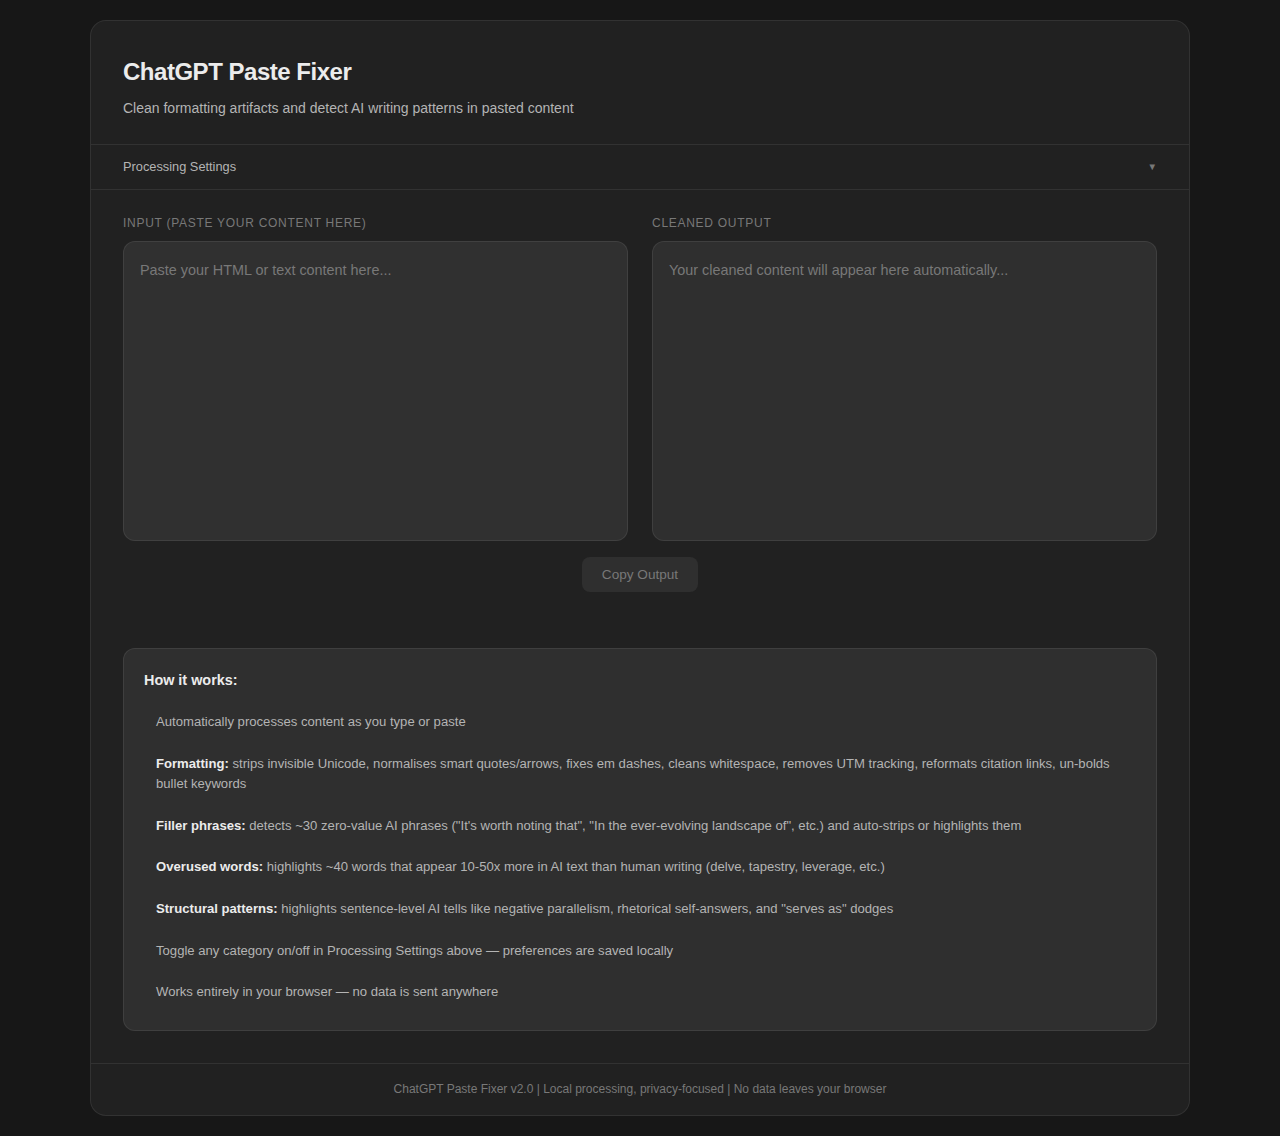
<file: chatgpt-paster.html>
<!DOCTYPE html>
<html lang="en">
<head>
    <meta charset="UTF-8">
    <meta name="viewport" content="width=device-width, initial-scale=1.0">
    <title>ChatGPT Paste Fixer</title>
    <style>
        :root {
            --bg-page: #171717;
            --bg-surface: #212121;
            --bg-elevated: #2f2f2f;
            --bg-input: #303030;
            --text-primary: #ececec;
            --text-secondary: #b4b4b4;
            --text-muted: #787878;
            --accent: #10a37f;
            --accent-hover: #1a7f64;
            --border: rgba(255,255,255,0.08);
            --border-focus: rgba(16,163,127,0.5);
            --radius: 12px;
            --radius-sm: 8px;
        }

        * { margin: 0; padding: 0; box-sizing: border-box; }

        body {
            font-family: "Söhne", -apple-system, BlinkMacSystemFont, "Segoe UI", "Roboto", "Helvetica Neue", sans-serif;
            line-height: 1.6;
            color: var(--text-primary);
            background: var(--bg-page);
            min-height: 100vh;
            padding: 20px;
        }

        .container {
            max-width: 1100px;
            margin: 0 auto;
            background: var(--bg-surface);
            border-radius: 16px;
            border: 1px solid var(--border);
            overflow: hidden;
        }

        .header {
            padding: 32px 32px 24px;
            border-bottom: 1px solid var(--border);
        }

        .header h1 {
            font-size: 1.5rem;
            font-weight: 600;
            letter-spacing: -0.02em;
            color: var(--text-primary);
            margin-bottom: 6px;
        }

        .header p {
            font-size: 0.875rem;
            color: var(--text-secondary);
        }

        /* Settings Panel */
        .settings-panel {
            margin: 0;
            border-bottom: 1px solid var(--border);
            background: var(--bg-surface);
        }

        .settings-panel summary {
            padding: 12px 32px;
            cursor: pointer;
            display: flex;
            align-items: center;
            justify-content: space-between;
            list-style: none;
            user-select: none;
            font-size: 0.8rem;
            font-weight: 500;
            color: var(--text-secondary);
            transition: color 0.15s;
        }

        .settings-panel summary:hover { color: var(--text-primary); }
        .settings-panel summary::-webkit-details-marker { display: none; }

        .settings-panel summary .chevron {
            transition: transform 0.2s ease;
            font-size: 0.6rem;
            color: var(--text-muted);
        }

        .settings-panel[open] summary .chevron { transform: rotate(180deg); }

        .settings-body { padding: 0 32px 20px; }

        .settings-columns {
            display: grid;
            grid-template-columns: 1fr 1fr;
            gap: 24px;
        }

        @media (max-width: 768px) {
            .settings-columns { grid-template-columns: 1fr; gap: 16px; }
            .header, .main-content { padding-left: 20px; padding-right: 20px; }
            .settings-body { padding-left: 20px; padding-right: 20px; }
            .settings-panel summary { padding-left: 20px; padding-right: 20px; }
        }

        .settings-group h4 {
            font-size: 0.7rem;
            font-weight: 600;
            text-transform: uppercase;
            letter-spacing: 0.08em;
            color: var(--text-muted);
            margin-bottom: 8px;
            padding-bottom: 6px;
            border-bottom: 1px solid var(--border);
        }

        .toggle-row {
            display: flex;
            align-items: center;
            justify-content: space-between;
            padding: 6px 8px;
            border-radius: var(--radius-sm);
            transition: background 0.12s;
        }

        .toggle-row:hover { background: rgba(255,255,255,0.04); }

        .toggle-label {
            font-size: 0.82rem;
            color: var(--text-secondary);
        }

        .toggle-controls {
            display: flex;
            align-items: center;
            gap: 8px;
        }

        .mode-select {
            font-size: 0.72rem;
            padding: 3px 8px;
            border-radius: 6px;
            border: 1px solid var(--border);
            background: var(--bg-elevated);
            color: var(--text-secondary);
            cursor: pointer;
            outline: none;
            font-family: inherit;
        }

        .mode-select:focus { border-color: var(--border-focus); }
        .mode-select option { background: var(--bg-elevated); color: var(--text-primary); }

        /* Toggle Switch */
        .switch {
            position: relative;
            display: inline-block;
            width: 36px;
            height: 20px;
            flex-shrink: 0;
        }

        .switch input { opacity: 0; width: 0; height: 0; position: absolute; }

        .slider {
            position: absolute;
            cursor: pointer;
            top: 0; left: 0; right: 0; bottom: 0;
            background: #4e4f60;
            border-radius: 20px;
            transition: background 0.2s;
        }

        .slider::before {
            content: '';
            position: absolute;
            height: 14px; width: 14px;
            left: 3px; bottom: 3px;
            background: #fff;
            border-radius: 50%;
            transition: transform 0.2s;
        }

        .switch input:checked + .slider { background: var(--accent); }
        .switch input:checked + .slider::before { transform: translateX(16px); }

        /* Main Content */
        .main-content { padding: 24px 32px 32px; }

        .content-grid {
            display: grid;
            grid-template-columns: 1fr 1fr;
            gap: 24px;
            margin-bottom: 16px;
        }

        @media (max-width: 768px) {
            .content-grid { grid-template-columns: 1fr; gap: 16px; }
        }

        .input-section, .output-section {
            display: flex;
            flex-direction: column;
        }

        .section-label {
            font-size: 0.75rem;
            font-weight: 500;
            margin-bottom: 8px;
            color: var(--text-muted);
            text-transform: uppercase;
            letter-spacing: 0.06em;
        }

        .content-area {
            width: 100%;
            min-height: 300px;
            max-height: 520px;
            padding: 16px;
            border: 1px solid var(--border);
            border-radius: var(--radius);
            font-family: inherit;
            font-size: 0.9rem;
            line-height: 1.7;
            overflow-y: auto;
            transition: border-color 0.15s;
            background: var(--bg-input);
            color: var(--text-primary);
        }

        .content-area:focus {
            outline: none;
            border-color: var(--border-focus);
        }

        .content-area[contenteditable="false"] {
            background: var(--bg-elevated);
        }

        .content-area.placeholder::before {
            content: attr(data-placeholder);
            color: var(--text-muted);
            font-style: normal;
        }

        .content-area p { margin: 0 0 12px 0; }
        .content-area p:last-child { margin-bottom: 0; }
        .content-area strong { font-weight: 600; }
        .content-area em { font-style: italic; }

        .content-area a {
            color: var(--accent);
            text-decoration: underline;
            text-underline-offset: 2px;
        }

        .content-area a:hover { color: var(--accent-hover); }

        .content-area ul, .content-area ol { margin: 12px 0; padding-left: 24px; }
        .content-area li { margin: 4px 0; }

        /* Highlight Marks */
        mark.mark-filler {
            background: rgba(251, 146, 60, 0.22);
            color: inherit;
            border-radius: 3px;
            padding: 1px 3px;
            border-bottom: 2px solid rgba(251, 146, 60, 0.6);
            cursor: help;
        }

        mark.mark-overused {
            background: rgba(250, 204, 21, 0.18);
            color: inherit;
            border-radius: 3px;
            padding: 1px 3px;
            border-bottom: 2px solid rgba(250, 204, 21, 0.5);
            cursor: help;
        }

        mark.mark-structural {
            background: rgba(251, 113, 133, 0.22);
            color: inherit;
            border-radius: 3px;
            padding: 1px 3px;
            border-bottom: 2px solid rgba(251, 113, 133, 0.55);
            cursor: help;
        }

        /* Stats Bar */
        .stats-bar {
            padding: 10px 14px;
            background: var(--bg-elevated);
            border: 1px solid var(--border);
            border-radius: var(--radius-sm);
            font-size: 0.78rem;
            color: var(--text-muted);
            margin-bottom: 16px;
            display: none;
            flex-wrap: wrap;
            gap: 4px 14px;
            align-items: center;
        }

        .stats-bar.visible { display: flex; }

        .stats-bar .stat-group { display: flex; align-items: center; gap: 6px; }
        .stats-bar .stat-group-label {
            font-weight: 600;
            color: var(--text-muted);
            text-transform: uppercase;
            font-size: 0.65rem;
            letter-spacing: 0.05em;
        }

        .stats-bar .stat { display: inline-flex; align-items: center; gap: 3px; }
        .stats-bar .stat-count { font-weight: 600; color: var(--accent); }
        .stats-bar .stat-sep { color: rgba(255,255,255,0.15); }
        .stats-bar .divider { width: 1px; height: 14px; background: rgba(255,255,255,0.1); }

        /* Buttons */
        .button-container { text-align: center; margin: 16px 0 24px; }

        .btn {
            background: var(--accent);
            color: #fff;
            border: none;
            padding: 10px 20px;
            font-size: 0.85rem;
            font-weight: 500;
            border-radius: var(--radius-sm);
            cursor: pointer;
            transition: background 0.15s;
            font-family: inherit;
        }

        .btn:hover { background: var(--accent-hover); }

        .btn:disabled {
            background: var(--bg-elevated);
            color: var(--text-muted);
            cursor: not-allowed;
        }

        .status-message {
            text-align: center;
            padding: 10px 14px;
            border-radius: var(--radius-sm);
            margin-top: 12px;
            font-size: 0.82rem;
            font-weight: 500;
            opacity: 0;
            transition: opacity 0.2s;
        }

        .status-message.show { opacity: 1; }

        .status-message.success {
            background: rgba(16, 163, 127, 0.15);
            color: #34d399;
        }

        .status-message.error {
            background: rgba(239, 68, 68, 0.15);
            color: #f87171;
        }

        /* Instructions */
        .instructions {
            background: var(--bg-elevated);
            padding: 20px;
            border-radius: var(--radius);
            margin-top: 8px;
            border: 1px solid var(--border);
        }

        .instructions h3 {
            color: var(--text-primary);
            margin-bottom: 12px;
            font-weight: 600;
            font-size: 0.9rem;
        }

        .instructions ul {
            list-style: none;
            padding-left: 0;
            display: grid;
            gap: 6px;
        }

        .instructions li {
            padding: 8px 12px;
            color: var(--text-secondary);
            font-size: 0.82rem;
            line-height: 1.5;
            border-radius: 6px;
        }

        .instructions li strong { color: var(--text-primary); }

        .footer {
            text-align: center;
            padding: 16px 32px;
            color: var(--text-muted);
            border-top: 1px solid var(--border);
            font-size: 0.75rem;
        }
    </style>
</head>
<body>
    <div class="container">
        <div class="header">
            <h1>ChatGPT Paste Fixer</h1>
            <p>Clean formatting artifacts and detect AI writing patterns in pasted content</p>
        </div>

        <details class="settings-panel" id="settingsPanel">
            <summary>
                <span>Processing Settings</span>
                <span class="chevron">&#9660;</span>
            </summary>
            <div class="settings-body">
                <div class="settings-columns">
                    <div class="settings-group">
                        <h4>Formatting Fixes</h4>
                        <div class="toggle-row">
                            <span class="toggle-label">Invisible Characters</span>
                            <label class="switch"><input type="checkbox" data-proc="invisibleChars" checked><span class="slider"></span></label>
                        </div>
                        <div class="toggle-row">
                            <span class="toggle-label">Unicode Normalisation</span>
                            <label class="switch"><input type="checkbox" data-proc="unicodeNorm" checked><span class="slider"></span></label>
                        </div>
                        <div class="toggle-row">
                            <span class="toggle-label">Em Dash Cleanup</span>
                            <label class="switch"><input type="checkbox" data-proc="emDash" checked><span class="slider"></span></label>
                        </div>
                        <div class="toggle-row">
                            <span class="toggle-label">Whitespace Normalisation</span>
                            <label class="switch"><input type="checkbox" data-proc="whitespace" checked><span class="slider"></span></label>
                        </div>
                        <div class="toggle-row">
                            <span class="toggle-label">URL &amp; Link Cleanup</span>
                            <label class="switch"><input type="checkbox" data-proc="urlCleanup" checked><span class="slider"></span></label>
                        </div>
                        <div class="toggle-row">
                            <span class="toggle-label">Bold-First Bullets</span>
                            <label class="switch"><input type="checkbox" data-proc="boldBullet" checked><span class="slider"></span></label>
                        </div>
                    </div>
                    <div class="settings-group">
                        <h4>AI Tell Detection</h4>
                        <div class="toggle-row">
                            <span class="toggle-label">Filler Phrases</span>
                            <div class="toggle-controls">
                                <select data-mode="fillerPhrasesMode" class="mode-select">
                                    <option value="strip">Auto-strip</option>
                                    <option value="highlight">Highlight</option>
                                </select>
                                <label class="switch"><input type="checkbox" data-proc="fillerPhrases" checked><span class="slider"></span></label>
                            </div>
                        </div>
                        <div class="toggle-row">
                            <span class="toggle-label">Overused Words</span>
                            <label class="switch"><input type="checkbox" data-proc="overusedWords"><span class="slider"></span></label>
                        </div>
                        <div class="toggle-row">
                            <span class="toggle-label">Structural Patterns</span>
                            <label class="switch"><input type="checkbox" data-proc="structuralPatterns"><span class="slider"></span></label>
                        </div>
                    </div>
                </div>
            </div>
        </details>

        <div class="main-content">
            <div class="content-grid">
                <div class="input-section">
                    <div class="section-label">Input (Paste your content here)</div>
                    <div
                        id="inputContent"
                        class="content-area"
                        contenteditable="true"
                        data-placeholder="Paste your HTML or text content here..."
                    ></div>
                </div>
                <div class="output-section">
                    <div class="section-label">Cleaned Output</div>
                    <div
                        id="outputContent"
                        class="content-area"
                        contenteditable="false"
                        data-placeholder="Your cleaned content will appear here automatically..."
                    ></div>
                </div>
            </div>

            <div class="stats-bar" id="statsBar"></div>

            <div class="button-container">
                <button id="copyBtn" class="btn" disabled>Copy Output</button>
                <div id="statusMessage" class="status-message"></div>
            </div>

            <div class="instructions">
                <h3>How it works:</h3>
                <ul>
                    <li>Automatically processes content as you type or paste</li>
                    <li><strong>Formatting:</strong> strips invisible Unicode, normalises smart quotes/arrows, fixes em dashes, cleans whitespace, removes UTM tracking, reformats citation links, un-bolds bullet keywords</li>
                    <li><strong>Filler phrases:</strong> detects ~30 zero-value AI phrases ("It's worth noting that", "In the ever-evolving landscape of", etc.) and auto-strips or highlights them</li>
                    <li><strong>Overused words:</strong> highlights ~40 words that appear 10-50x more in AI text than human writing (delve, tapestry, leverage, etc.)</li>
                    <li><strong>Structural patterns:</strong> highlights sentence-level AI tells like negative parallelism, rhetorical self-answers, and "serves as" dodges</li>
                    <li>Toggle any category on/off in Processing Settings above &mdash; preferences are saved locally</li>
                    <li>Works entirely in your browser &mdash; no data is sent anywhere</li>
                </ul>
            </div>
        </div>

        <div class="footer">
            <p>ChatGPT Paste Fixer v2.0 | Local processing, privacy-focused | No data leaves your browser</p>
        </div>
    </div>

    <script>
    // ================================================================
    // Utilities
    // ================================================================

    function getTextNodes(root) {
        const nodes = [];
        const walker = document.createTreeWalker(root, NodeFilter.SHOW_TEXT, null, false);
        let n;
        while (n = walker.nextNode()) nodes.push(n);
        return nodes;
    }

    function replaceInTextNodes(root, pattern, replacement) {
        let count = 0;
        for (const node of getTextNodes(root)) {
            const orig = node.textContent;
            const updated = orig.replace(pattern, (...args) => {
                count++;
                return typeof replacement === 'function' ? replacement(...args) : replacement;
            });
            if (updated !== orig) node.textContent = updated;
        }
        return count;
    }

    function highlightInTextNodes(root, pattern, className, title) {
        let count = 0;
        const nodes = getTextNodes(root);
        for (const textNode of nodes) {
            if (textNode.parentNode && textNode.parentNode.tagName === 'MARK') continue;
            const text = textNode.textContent;
            if (!text) continue;

            const parts = [];
            let lastIdx = 0;
            let m;
            const re = new RegExp(pattern.source, pattern.flags.includes('g') ? pattern.flags : pattern.flags + 'g');
            re.lastIndex = 0;

            while ((m = re.exec(text)) !== null) {
                if (m.index > lastIdx) {
                    parts.push(document.createTextNode(text.slice(lastIdx, m.index)));
                }
                const mark = document.createElement('mark');
                mark.className = className;
                mark.title = title;
                mark.textContent = m[0];
                parts.push(mark);
                count++;
                lastIdx = re.lastIndex;
                if (m[0].length === 0) { re.lastIndex++; }
            }

            if (parts.length > 0) {
                if (lastIdx < text.length) {
                    parts.push(document.createTextNode(text.slice(lastIdx)));
                }
                const frag = document.createDocumentFragment();
                parts.forEach(p => frag.appendChild(p));
                textNode.parentNode.replaceChild(frag, textNode);
            }
        }
        return count;
    }

    // ================================================================
    // Processors
    // ================================================================

    class InvisibleCharCleaner {
        process(el, stats) {
            const re = /[\u200B\u200C\u200D\uFEFF\uE200\uE201\u200E\u200F\u202A-\u202E\u2066-\u2069\u00AD]/g;
            stats.invisibleChars = replaceInTextNodes(el, re, '');
        }
    }

    class UnicodeNormalizer {
        process(el, stats) {
            let c = 0;
            c += replaceInTextNodes(el, /\u00A0/g, ' ');
            c += replaceInTextNodes(el, /[\u2018\u2019\u201B]/g, "'");
            c += replaceInTextNodes(el, /[\u201C\u201D\u201F]/g, '"');
            c += replaceInTextNodes(el, /\u2192/g, '->');
            c += replaceInTextNodes(el, /\u2190/g, '<-');
            c += replaceInTextNodes(el, /\u2026/g, '...');
            stats.unicodeNorm = c;
        }
    }

    class EmDashProcessor {
        process(el, stats) {
            stats.emDash = replaceInTextNodes(el, /\s*\u2014\s*/g, ' -- ');
        }
    }

    class WhitespaceNormalizer {
        process(el, stats) {
            let c = 0;
            c += replaceInTextNodes(el, / {2,}/g, ' ');
            c += replaceInTextNodes(el, /\n{3,}/g, '\n\n');
            c += replaceInTextNodes(el, /[ \t]+$/gm, '');
            stats.whitespace = c;
        }
    }

    class URLProcessor {
        constructor() {
            this.utmPattern = /\?utm_source=chatgpt\.com/gi;
        }

        process(el, stats) {
            let c = 0;

            el.querySelectorAll('a[href]').forEach(a => {
                const orig = a.getAttribute('href');
                const cleaned = orig.replace(this.utmPattern, '');
                if (cleaned !== orig) { a.setAttribute('href', cleaned); c++; }
            });

            c += replaceInTextNodes(el, this.utmPattern, '');
            c += this.processAnchorTags(el);
            stats.urlCleanup = c;
        }

        processAnchorTags(el) {
            const anchors = Array.from(el.querySelectorAll('a[href]'));
            if (!anchors.length) return 0;

            let count = 0;
            const groups = this.groupAnchors(anchors);

            for (const group of groups) {
                const frag = document.createDocumentFragment();
                frag.appendChild(document.createTextNode(' (via '));

                group.forEach((anchor, i) => {
                    if (i > 0) frag.appendChild(document.createTextNode(', '));
                    const clean = anchor.cloneNode(true);
                    const href = clean.getAttribute('href');
                    if (href) clean.setAttribute('href', href.replace(this.utmPattern, ''));
                    frag.appendChild(clean);
                });

                frag.appendChild(document.createTextNode(')'));

                const containers = group.map(a => this.findContainer(a));
                containers[0].parentNode.insertBefore(frag, containers[0]);
                containers.forEach(c => { if (c.parentNode) c.parentNode.removeChild(c); });
                count += group.length;
            }
            return count;
        }

        groupAnchors(anchors) {
            const groups = [];
            const used = new Set();

            for (let i = 0; i < anchors.length; i++) {
                if (used.has(anchors[i])) continue;
                const group = [anchors[i]];
                used.add(anchors[i]);

                for (let j = i + 1; j < anchors.length; j++) {
                    if (used.has(anchors[j])) continue;
                    if (this.areConsecutive(group[group.length - 1], anchors[j])) {
                        group.push(anchors[j]);
                        used.add(anchors[j]);
                    }
                }
                groups.push(group);
            }
            return groups;
        }

        areConsecutive(a, b) {
            const ca = this.findContainer(a);
            const cb = this.findContainer(b);
            let cur = ca.nextSibling;
            while (cur && cur !== cb) {
                if (cur.nodeType === Node.TEXT_NODE && cur.textContent.trim()) return false;
                if (cur.nodeType === Node.ELEMENT_NODE && cur.textContent.trim()) return false;
                cur = cur.nextSibling;
            }
            return cur === cb;
        }

        findContainer(anchor) {
            let container = anchor;
            while (container.parentNode) {
                const p = container.parentNode;
                if (p.id === 'inputContent' || p.id === 'outputContent') break;
                if (p.tagName === 'SPAN' &&
                    (p.hasAttribute('data-testid') || p.classList.contains('ms-1') ||
                     p.getAttribute('data-state') === 'closed')) {
                    container = p;
                } else {
                    break;
                }
            }
            return container;
        }
    }

    class BoldBulletCleaner {
        process(el, stats) {
            let c = 0;
            el.querySelectorAll('li').forEach(li => {
                const bold = li.firstElementChild;
                if (!bold || (bold.tagName !== 'STRONG' && bold.tagName !== 'B')) return;

                let prev = bold.previousSibling;
                while (prev) {
                    if (prev.nodeType === Node.TEXT_NODE && prev.textContent.trim()) return;
                    prev = prev.previousSibling;
                }

                const next = bold.nextSibling;
                if (!next || next.nodeType !== Node.TEXT_NODE) return;
                const txt = next.textContent;

                if (/^:\s/.test(txt) || /^\s*[-\u2013]\s/.test(txt)) {
                    const plainText = document.createTextNode(bold.textContent);
                    bold.parentNode.replaceChild(plainText, bold);
                    c++;
                }
            });
            stats.boldBullets = c;
        }
    }

    // ----------------------------------------------------------------
    // Filler Phrases
    // ----------------------------------------------------------------

    const FILLER_PHRASES = [
        { text: "It's worth noting that" },
        { text: "It is worth noting that" },
        { text: "It's important to note that" },
        { text: "It is important to note that" },
        { text: "It bears mentioning that" },
        { text: "In today's fast-paced world" },
        { text: "In today's digital age" },
        { text: "In the ever-evolving landscape of" },
        { text: "In the realm of" },
        { text: "At the end of the day" },
        { text: "When it comes to" },
        { text: "Let's dive in" },
        { text: "Let's dive into" },
        { text: "Let's break this down" },
        { text: "Let's unpack this" },
        { text: "Let's explore" },
        { text: "In conclusion" },
        { text: "To sum up" },
        { text: "In summary" },
        { text: "Here's the thing" },
        { text: "Here's the kicker" },
        { text: "Here's where it gets interesting" },
        { text: "It goes without saying that" },
        { text: "It goes without saying" },
        { text: "In order to", replacement: match => /^[A-Z]/.test(match) ? 'To ' : 'to ' },
        { text: "Importantly" },
        { text: "Interestingly" },
        { text: "Notably" },
    ];

    class FillerPhraseProcessor {
        constructor() {
            const sorted = [...FILLER_PHRASES].sort((a, b) => b.text.length - a.text.length);
            const esc = s => s.replace(/[.*+?^${}()|[\]\\]/g, '\\$&').replace(/'/g, "['\u2019]");

            this.stripEntries = sorted.map(p => ({
                pattern: new RegExp('\\b' + esc(p.text) + ',?\\s*', 'gi'),
                replacement: p.replacement || ''
            }));

            const alt = sorted.map(p => esc(p.text)).join('|');
            this.highlightPattern = new RegExp('\\b(?:' + alt + '),?\\s*', 'gi');
        }

        process(el, stats, mode) {
            if (mode === 'highlight') {
                stats.fillerPhrases = highlightInTextNodes(
                    el, this.highlightPattern, 'mark-filler', 'AI filler phrase'
                );
            } else {
                stats.fillerPhrases = this.strip(el);
            }
        }

        strip(el) {
            let total = 0;
            for (const node of getTextNodes(el)) {
                if (node.parentNode && node.parentNode.tagName === 'MARK') continue;
                let text = node.textContent;
                let changed = false;

                for (const { pattern, replacement } of this.stripEntries) {
                    pattern.lastIndex = 0;
                    const before = text;
                    text = text.replace(pattern, (...args) => {
                        total++;
                        changed = true;
                        return typeof replacement === 'function' ? replacement(args[0]) : replacement;
                    });
                }

                if (changed) {
                    text = text.replace(/^\s*([a-z])/, (m, c) => m.replace(c, c.toUpperCase()));
                    text = text.replace(/([.!?]\s+)([a-z])/g, (m, p, c) => p + c.toUpperCase());
                    node.textContent = text;
                }
            }
            return total;
        }
    }

    // ----------------------------------------------------------------
    // Overused Words
    // ----------------------------------------------------------------

    const OVERUSED_WORD_PATTERNS = [
        'delv(?:e|es|ed|ing)',
        'tapestry', 'tapestries',
        'landscapes?',
        'leverag(?:e|es|ed|ing)',
        'multifaceted',
        'nuanced',
        'comprehensive',
        'robust',
        'pivotal',
        'paradigms?',
        'synerg(?:y|ies|istic)',
        'holistic',
        'transformative',
        'intricat(?:e|ely)',
        'beacons?',
        'cornerstones?',
        'foster(?:s|ed|ing)?',
        'embark(?:s|ed|ing)?',
        'underscore[sd]?|underscoring',
        'unveil(?:s|ed|ing)?',
        'unwavering',
        'meticulous(?:ly)?',
        'compelling',
        'profound(?:ly)?',
        'seamless(?:ly)?',
        'cutting-edge',
        'game-chang(?:er|ers|ing)',
        'bustling',
        'realms?',
        'journeys?',
        'quests?',
        'crucial(?:ly)?',
        'vital(?:ly)?',
        'essential(?:ly)?',
        'harness(?:es|ed|ing)?',
        'streamlin(?:e|es|ed|ing)',
        'navigat(?:e|es|ed|ing|ion)',
        'innovat(?:ive|ion|ions)',
        'interplay',
        'spearhead(?:s|ed|ing)?',
    ];

    class OverusedWordHighlighter {
        constructor() {
            this.pattern = new RegExp(
                '\\b(?:' + OVERUSED_WORD_PATTERNS.join('|') + ')\\b', 'gi'
            );
        }

        process(el, stats) {
            stats.overusedWords = highlightInTextNodes(
                el, this.pattern, 'mark-overused', 'AI-overused word'
            );
        }
    }

    // ----------------------------------------------------------------
    // Structural Patterns
    // ----------------------------------------------------------------

    const STRUCTURAL_PATTERNS = [
        { re: /It[''\u2019]s not .{3,40}\s*[-\u2014]+\s*it[''\u2019]s /gi, name: 'Negative parallelism' },
        { re: /(?:The|This|That) \w[\w\s]{1,25}\?\s+[A-Z]/g, name: 'Rhetorical self-answer' },
        { re: /\bserves as an?\s/gi, name: '"Serves as" dodge' },
        { re: /\bstands as an?\s/gi, name: '"Stands as" dodge' },
        { re: /\bDespite (?:these |its |the ).{0,30}challenges/gi, name: '"Despite challenges" dismissal' },
        { re: /\bThink of it (?:as|like) /gi, name: 'Patronising analogy' },
        { re: /\bImagine a (?:world|future|scenario) /gi, name: 'Futurism opener' },
    ];

    class StructuralPatternHighlighter {
        process(el, stats) {
            let c = 0;
            for (const { re, name } of STRUCTURAL_PATTERNS) {
                c += highlightInTextNodes(el, re, 'mark-structural', name);
            }
            stats.structuralPatterns = c;
        }
    }

    // ================================================================
    // Processing Pipeline
    // ================================================================

    const PIPELINE_ORDER = [
        'invisibleChars', 'unicodeNorm', 'emDash', 'whitespace',
        'urlCleanup', 'boldBullet',
        'fillerPhrases', 'overusedWords', 'structuralPatterns'
    ];

    class ProcessorPipeline {
        constructor() {
            this.processors = new Map([
                ['invisibleChars',    new InvisibleCharCleaner()],
                ['unicodeNorm',       new UnicodeNormalizer()],
                ['emDash',            new EmDashProcessor()],
                ['whitespace',        new WhitespaceNormalizer()],
                ['urlCleanup',        new URLProcessor()],
                ['boldBullet',        new BoldBulletCleaner()],
                ['fillerPhrases',     new FillerPhraseProcessor()],
                ['overusedWords',     new OverusedWordHighlighter()],
                ['structuralPatterns', new StructuralPatternHighlighter()],
            ]);
        }

        run(element, settings) {
            const clone = element.cloneNode(true);
            clone.removeAttribute('id');
            const stats = {};

            for (const id of PIPELINE_ORDER) {
                if (!settings[id]) continue;
                const proc = this.processors.get(id);
                if (id === 'fillerPhrases') {
                    proc.process(clone, stats, settings.fillerPhrasesMode || 'strip');
                } else {
                    proc.process(clone, stats);
                }
            }

            return { element: clone, stats };
        }
    }

    // ================================================================
    // UI Controller
    // ================================================================

    const SETTINGS_KEY = 'chatgptPasteFixerSettings';

    const DEFAULT_SETTINGS = {
        invisibleChars: true,
        unicodeNorm: true,
        emDash: true,
        whitespace: true,
        urlCleanup: true,
        boldBullet: true,
        fillerPhrases: true,
        fillerPhrasesMode: 'strip',
        overusedWords: false,
        structuralPatterns: false,
    };

    class UIController {
        constructor() {
            this.pipeline = new ProcessorPipeline();
            this.inputContent = document.getElementById('inputContent');
            this.outputContent = document.getElementById('outputContent');
            this.copyBtn = document.getElementById('copyBtn');
            this.statusMessage = document.getElementById('statusMessage');
            this.statsBar = document.getElementById('statsBar');

            this.settings = this.loadSettings();
            this.applySettingsToUI();
            this.bindEvents();
            this.updatePlaceholder(this.inputContent);
            this.updatePlaceholder(this.outputContent);
        }

        loadSettings() {
            try {
                const stored = localStorage.getItem(SETTINGS_KEY);
                if (stored) return { ...DEFAULT_SETTINGS, ...JSON.parse(stored) };
            } catch (_) {}
            return { ...DEFAULT_SETTINGS };
        }

        saveSettings() {
            try { localStorage.setItem(SETTINGS_KEY, JSON.stringify(this.settings)); } catch (_) {}
        }

        applySettingsToUI() {
            document.querySelectorAll('[data-proc]').forEach(input => {
                input.checked = !!this.settings[input.dataset.proc];
            });
            document.querySelectorAll('[data-mode]').forEach(select => {
                select.value = this.settings[select.dataset.mode] || select.options[0].value;
            });
        }

        readSettingsFromUI() {
            document.querySelectorAll('[data-proc]').forEach(input => {
                this.settings[input.dataset.proc] = input.checked;
            });
            document.querySelectorAll('[data-mode]').forEach(select => {
                this.settings[select.dataset.mode] = select.value;
            });
        }

        bindEvents() {
            this.copyBtn.addEventListener('click', () => this.handleCopy());

            this.inputContent.addEventListener('input', () => this.updatePlaceholder(this.inputContent));
            this.inputContent.addEventListener('focus', () => this.updatePlaceholder(this.inputContent));
            this.inputContent.addEventListener('blur', () => this.updatePlaceholder(this.inputContent));

            let debounce;
            this.inputContent.addEventListener('input', () => {
                clearTimeout(debounce);
                debounce = setTimeout(() => this.processIfContent(), 800);
            });

            this.inputContent.addEventListener('paste', () => {
                setTimeout(() => this.processIfContent(), 100);
            });

            document.querySelectorAll('[data-proc], [data-mode]').forEach(el => {
                el.addEventListener('change', () => {
                    this.readSettingsFromUI();
                    this.saveSettings();
                    this.processIfContent();
                });
            });
        }

        processIfContent() {
            if (!this.inputContent.innerHTML.trim()) return;
            this.handleProcess();
        }

        handleProcess() {
            try {
                if (!this.inputContent.innerHTML.trim()) {
                    this.showMessage('Please paste some content first.', 'error');
                    return;
                }

                const { element, stats } = this.pipeline.run(this.inputContent, this.settings);

                this.outputContent.innerHTML = element.innerHTML;
                this.updatePlaceholder(this.outputContent);
                this.copyBtn.disabled = false;
                this.renderStats(stats);
                this.showMessage('Content processed successfully!', 'success');
            } catch (err) {
                console.error('Processing error:', err);
                this.showMessage('Error: ' + err.message, 'error');
            }
        }

        renderStats(stats) {
            const STAT_LABELS = {
                invisibleChars: 'invisible chars',
                unicodeNorm: 'unicode fixes',
                emDash: 'em dashes',
                whitespace: 'whitespace',
                urlCleanup: 'links/UTMs',
                boldBullets: 'bold bullets',
            };
            const HIGHLIGHT_LABELS = {
                fillerPhrases: 'filler phrases',
                overusedWords: 'overused words',
                structuralPatterns: 'structural patterns',
            };

            const fixParts = [];
            const highlightParts = [];

            for (const [key, label] of Object.entries(STAT_LABELS)) {
                if (stats[key] > 0) {
                    fixParts.push(`<span class="stat"><span class="stat-count">${stats[key]}</span> ${label}</span>`);
                }
            }

            const fpMode = this.settings.fillerPhrasesMode || 'strip';
            for (const [key, label] of Object.entries(HIGHLIGHT_LABELS)) {
                if (stats[key] > 0) {
                    if (key === 'fillerPhrases' && fpMode === 'strip') {
                        fixParts.push(`<span class="stat"><span class="stat-count">${stats[key]}</span> ${label}</span>`);
                    } else {
                        highlightParts.push(`<span class="stat"><span class="stat-count">${stats[key]}</span> ${label}</span>`);
                    }
                }
            }

            if (fixParts.length === 0 && highlightParts.length === 0) {
                this.statsBar.classList.remove('visible');
                return;
            }

            let html = '';
            if (fixParts.length) {
                html += `<span class="stat-group"><span class="stat-group-label">Fixed:</span> ${fixParts.join('<span class="stat-sep"> &middot; </span>')}</span>`;
            }
            if (fixParts.length && highlightParts.length) {
                html += '<span class="divider"></span>';
            }
            if (highlightParts.length) {
                html += `<span class="stat-group"><span class="stat-group-label">Highlighted:</span> ${highlightParts.join('<span class="stat-sep"> &middot; </span>')}</span>`;
            }

            this.statsBar.innerHTML = html;
            this.statsBar.classList.add('visible');
        }

        async handleCopy() {
            try {
                const html = this.outputContent.innerHTML;
                if (!html.trim()) { this.showMessage('No content to copy.', 'error'); return; }

                const cleanHtml = this.stripHighlightMarks(html);

                if (navigator.clipboard && window.ClipboardItem) {
                    const htmlBlob = new Blob([cleanHtml], { type: 'text/html' });
                    const textBlob = new Blob([this.outputContent.textContent], { type: 'text/plain' });
                    await navigator.clipboard.write([new ClipboardItem({ 'text/html': htmlBlob, 'text/plain': textBlob })]);
                } else {
                    await navigator.clipboard.writeText(this.outputContent.textContent);
                }
                this.showMessage('Content copied to clipboard!', 'success');
            } catch (err) {
                console.error('Copy error:', err);
                try {
                    await navigator.clipboard.writeText(this.outputContent.textContent);
                    this.showMessage('Content copied as plain text.', 'success');
                } catch (_) {
                    this.showMessage('Failed to copy content.', 'error');
                }
            }
        }

        stripHighlightMarks(html) {
            const tmp = document.createElement('div');
            tmp.innerHTML = html;
            tmp.querySelectorAll('mark.mark-filler, mark.mark-overused, mark.mark-structural').forEach(mark => {
                mark.replaceWith(...mark.childNodes);
            });
            return tmp.innerHTML;
        }

        updatePlaceholder(el) {
            if (!el.innerHTML.trim() || el.innerHTML === '<br>') {
                el.classList.add('placeholder');
            } else {
                el.classList.remove('placeholder');
            }
        }

        showMessage(message, type) {
            this.statusMessage.textContent = message;
            this.statusMessage.className = `status-message ${type} show`;
            setTimeout(() => this.statusMessage.classList.remove('show'), 3000);
        }
    }

    // ================================================================
    // Init
    // ================================================================
    document.addEventListener('DOMContentLoaded', () => { new UIController(); });
    </script>
</body>
</html>
</file>
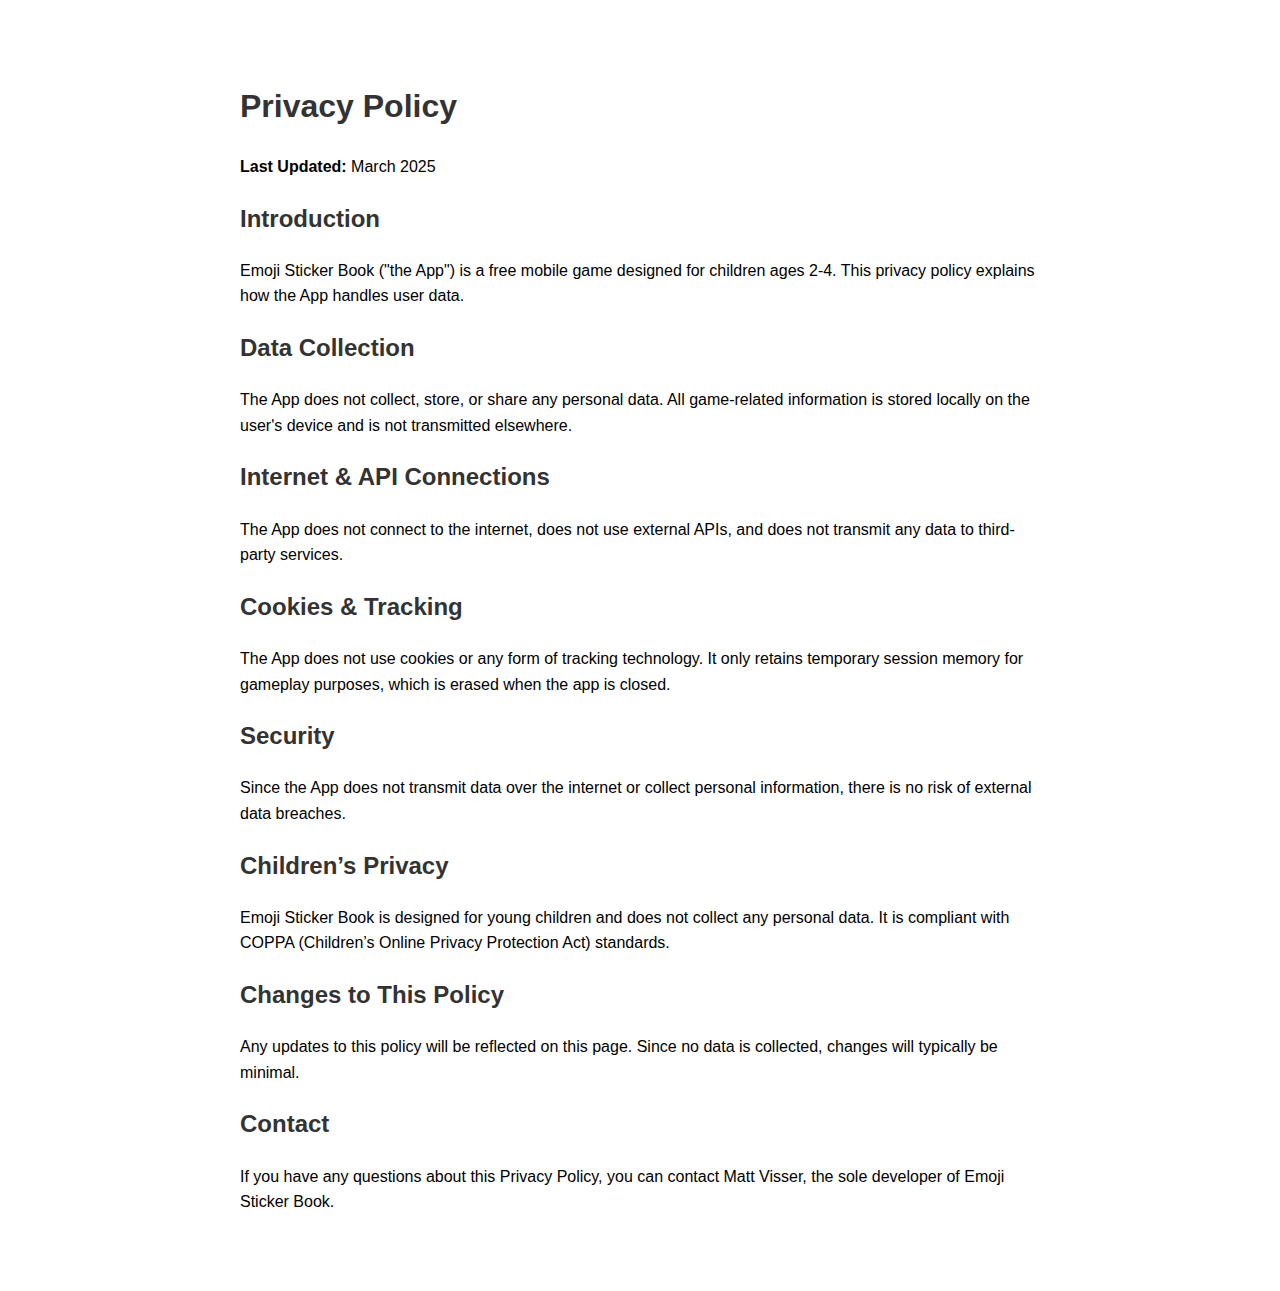
<file: emojistickerbook-privacy-policy.html>
<!DOCTYPE html>
<html lang="en">
<head>
    <meta charset="UTF-8">
    <meta name="viewport" content="width=device-width, initial-scale=1.0">
    <title>Privacy Policy - Emoji Sticker Book</title>
    <style>
        body {
            font-family: Arial, sans-serif;
            max-width: 800px;
            margin: 40px auto;
            padding: 20px;
            line-height: 1.6;
        }
        h1, h2 {
            color: #333;
        }
    </style>
</head>
    
<body>
    <h1>Privacy Policy</h1>
    <p><strong>Last Updated:</strong> March 2025</p>
    
    <h2>Introduction</h2>
    <p>Emoji Sticker Book ("the App") is a free mobile game designed for children ages 2-4. This privacy policy explains how the App handles user data.</p>
    
    <h2>Data Collection</h2>
    <p>The App does not collect, store, or share any personal data. All game-related information is stored locally on the user's device and is not transmitted elsewhere.</p>
    
    <h2>Internet & API Connections</h2>
    <p>The App does not connect to the internet, does not use external APIs, and does not transmit any data to third-party services.</p>
    
    <h2>Cookies & Tracking</h2>
    <p>The App does not use cookies or any form of tracking technology. It only retains temporary session memory for gameplay purposes, which is erased when the app is closed.</p>
    
    <h2>Security</h2>
    <p>Since the App does not transmit data over the internet or collect personal information, there is no risk of external data breaches.</p>
    
    <h2>Children’s Privacy</h2>
    <p>Emoji Sticker Book is designed for young children and does not collect any personal data. It is compliant with COPPA (Children’s Online Privacy Protection Act) standards.</p>
    
    <h2>Changes to This Policy</h2>
    <p>Any updates to this policy will be reflected on this page. Since no data is collected, changes will typically be minimal.</p>
    
    <h2>Contact</h2>
    <p>If you have any questions about this Privacy Policy, you can contact Matt Visser, the sole developer of Emoji Sticker Book.</p>
</body>
</html>
</file>
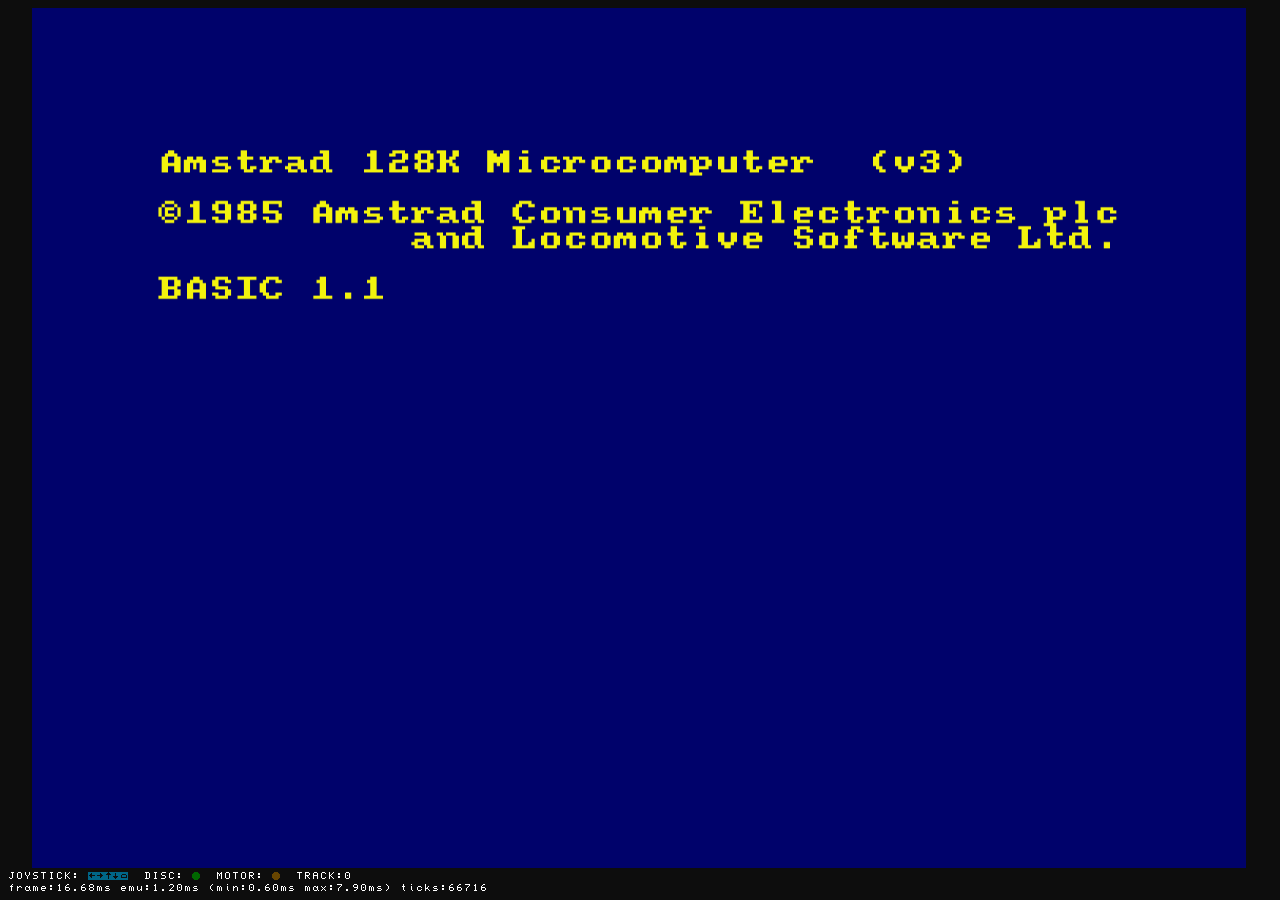
<file: games/cpc.html>
<!DOCTYPE html>
<html>
<head>
<meta charset="UTF-8"/>
<meta name="viewport" content="width=device-width, initial-scale=1, maximum-scale=1, minimum-scale=1, user-scalable=no"/>
<title>CPC 464</title>
<style>
* { box-sizing: border-box; }
body {
  margin: 0;
  background: #040d04;
  overflow: hidden;
  touch-action: manipulation;
  -webkit-touch-callout: none;
  -webkit-user-select: none;
  user-select: none;
}
.game {
  position: absolute;
  top: 0; left: 0;
  width: 100%;
  height: 100%;
  display: block;
  image-rendering: pixelated;
  image-rendering: crisp-edges;
}

/* Virtual Keyboard */
#vkbd {
  display: none;
  position: fixed;
  bottom: 0;
  left: 0;
  right: 0;
  background: linear-gradient(to bottom, #0a1a0a 0%, #000 100%);
  border-top: 2px solid #4dff6e;
  z-index: 100;
  padding: 6px 4px 10px;
  padding-bottom: max(10px, env(safe-area-inset-bottom));
}
#vkbd.on { display: block; }

/* Keyboard tabs */
.kbd-tabs {
  display: flex;
  gap: 4px;
  margin-bottom: 6px;
  padding: 0 4px;
}
.kbd-tab {
  flex: 1;
  background: #001a00;
  border: 1px solid #1a4d1a;
  color: #4dff6e;
  font-family: monospace;
  font-size: 11px;
  padding: 6px 8px;
  border-radius: 4px;
  cursor: pointer;
}
.kbd-tab.active {
  background: #1a4d1a;
  border-color: #4dff6e;
}

/* Keyboard pages */
.kbd-page { display: none; }
.kbd-page.active { display: block; }

/* Key styles */
.kbd-row {
  display: flex;
  justify-content: center;
  gap: 4px;
  margin-bottom: 4px;
}
.key {
  background: linear-gradient(to bottom, #1a3d1a 0%, #0d1f0d 100%);
  border: 1px solid #4dff6e;
  border-radius: 6px;
  color: #4dff6e;
  font-family: monospace;
  font-size: 14px;
  min-width: 36px;
  height: 44px;
  display: flex;
  align-items: center;
  justify-content: center;
  cursor: pointer;
  transition: background 0.1s;
}
.key:active, .key.pressed {
  background: #4dff6e;
  color: #001a00;
}
.key.wide { min-width: 54px; }
.key.wider { min-width: 72px; flex: 1; max-width: 90px; }
.key.space { flex: 2; max-width: 180px; }

/* D-pad layout */
.dpad-container {
  display: flex;
  justify-content: space-around;
  align-items: center;
  padding: 8px 16px;
}
.dpad {
  display: grid;
  grid-template-columns: 52px 52px 52px;
  grid-template-rows: 52px 52px 52px;
  gap: 4px;
}
.dpad .key {
  width: 52px;
  height: 52px;
  min-width: unset;
  font-size: 20px;
}
.dpad .key.center {
  background: #0d1f0d;
  border-color: #1a4d1a;
  cursor: default;
}
.action-keys {
  display: flex;
  flex-direction: column;
  gap: 8px;
}
.action-keys .key {
  width: 80px;
  height: 56px;
  font-size: 13px;
}

/* Close button */
#kbd-close {
  position: absolute;
  top: 6px;
  right: 8px;
  background: transparent;
  border: 1px solid #4dff6e;
  color: #4dff6e;
  width: 28px;
  height: 28px;
  border-radius: 50%;
  font-size: 16px;
  cursor: pointer;
  display: flex;
  align-items: center;
  justify-content: center;
}
#kbd-close:active { background: #1a3d1a; }

/* Toggle button */
#kbd-toggle {
  display: none;
  position: fixed;
  bottom: 12px;
  right: 12px;
  width: 56px;
  height: 56px;
  background: rgba(0,0,0,0.9);
  border: 2px solid #4dff6e;
  border-radius: 50%;
  color: #4dff6e;
  font-size: 24px;
  z-index: 50;
  cursor: pointer;
  box-shadow: 0 0 20px rgba(77,255,110,0.3);
  align-items: center;
  justify-content: center;
}
#kbd-toggle.on { display: flex; }
#kbd-toggle:active { background: #1a3d1a; }

/* Modifier indicator */
.mod-indicator {
  position: absolute;
  top: 8px;
  left: 50%;
  transform: translateX(-50%);
  font-family: monospace;
  font-size: 10px;
  color: #4dff6e;
  opacity: 0;
  transition: opacity 0.2s;
}
.mod-indicator.on { opacity: 1; }
</style>
</head>
<body>
  <canvas class="game" id="canvas" oncontextmenu="event.preventDefault()"></canvas>
  
  <button id="kbd-toggle" aria-label="Open keyboard">⌨</button>
  
  <div id="vkbd">
    <button id="kbd-close" aria-label="Close keyboard">×</button>
    <div class="mod-indicator" id="mod-indicator"></div>
    
    <div class="kbd-tabs">
      <button class="kbd-tab active" data-page="game">🎮 Game</button>
      <button class="kbd-tab" data-page="text">ABC</button>
      <button class="kbd-tab" data-page="special">!@#</button>
    </div>
    
    <!-- Page 1: Game Controls -->
    <div class="kbd-page active" id="page-game">
      <div class="dpad-container">
        <div class="dpad">
          <div class="key center"></div>
          <div class="key" data-key="ArrowUp">▲</div>
          <div class="key center"></div>
          <div class="key" data-key="ArrowLeft">◀</div>
          <div class="key center"></div>
          <div class="key" data-key="ArrowRight">▶</div>
          <div class="key center"></div>
          <div class="key" data-key="ArrowDown">▼</div>
          <div class="key center"></div>
        </div>
        <div class="action-keys">
          <div class="key" data-key=" ">SPACE</div>
          <div class="key" data-key="Enter">ENTER</div>
        </div>
      </div>
    </div>
    
    <!-- Page 2: Text Input -->
    <div class="kbd-page" id="page-text">
      <div class="kbd-row">
        <div class="key" data-key="1">1</div>
        <div class="key" data-key="2">2</div>
        <div class="key" data-key="3">3</div>
        <div class="key" data-key="4">4</div>
        <div class="key" data-key="5">5</div>
        <div class="key" data-key="6">6</div>
        <div class="key" data-key="7">7</div>
        <div class="key" data-key="8">8</div>
        <div class="key" data-key="9">9</div>
        <div class="key" data-key="0">0</div>
      </div>
      <div class="kbd-row">
        <div class="key" data-key="Q">Q</div>
        <div class="key" data-key="W">W</div>
        <div class="key" data-key="E">E</div>
        <div class="key" data-key="R">R</div>
        <div class="key" data-key="T">T</div>
        <div class="key" data-key="Y">Y</div>
        <div class="key" data-key="U">U</div>
        <div class="key" data-key="I">I</div>
        <div class="key" data-key="O">O</div>
        <div class="key" data-key="P">P</div>
      </div>
      <div class="kbd-row">
        <div class="key" data-key="A">A</div>
        <div class="key" data-key="S">S</div>
        <div class="key" data-key="D">D</div>
        <div class="key" data-key="F">F</div>
        <div class="key" data-key="G">G</div>
        <div class="key" data-key="H">H</div>
        <div class="key" data-key="J">J</div>
        <div class="key" data-key="K">K</div>
        <div class="key" data-key="L">L</div>
      </div>
      <div class="kbd-row">
        <div class="key" data-key="Z">Z</div>
        <div class="key" data-key="X">X</div>
        <div class="key" data-key="C">C</div>
        <div class="key" data-key="V">V</div>
        <div class="key" data-key="B">B</div>
        <div class="key" data-key="N">N</div>
        <div class="key" data-key="M">M</div>
        <div class="key wide" data-key="Backspace">⌫</div>
      </div>
      <div class="kbd-row">
        <div class="key wider" data-key=" ">SPACE</div>
        <div class="key" data-key='"'>"</div>
        <div class="key wider" data-key="Enter">ENTER</div>
      </div>
    </div>
    
    <!-- Page 3: Special Keys -->
    <div class="kbd-page" id="page-special">
      <div class="kbd-row">
        <div class="key wide" data-mod="shift">SHIFT</div>
        <div class="key wide" data-mod="ctrl">CTRL</div>
        <div class="key wide" data-mod="alt">ALT</div>
      </div>
      <div class="kbd-row">
        <div class="key" data-key=".">.</div>
        <div class="key" data-key=",">,</div>
        <div class="key" data-key="-">-</div>
        <div class="key" data-key="+">=</div>
        <div class="key" data-key="/">/</div>
        <div class="key" data-key="*">*</div>
        <div class="key" data-key=":"">:</div>
        <div class="key" data-key=";">;</div>
      </div>
      <div class="kbd-row">
        <div class="key" data-key="(">(</div>
        <div class="key" data-key=")">)</div>
        <div class="key" data-key="[">[</div>
        <div class="key" data-key="]">]</div>
        <div class="key" data-key="'">'</div>
        <div class="key" data-key='"'>"</div>
        <div class="key" data-key="!">!</div>
        <div class="key" data-key="?">?</div>
      </div>
      <div class="kbd-row">
        <div class="key wide" data-key="Escape">ESC</div>
        <div class="key wide" data-key="Tab">TAB</div>
        <div class="key wider" data-key=" ">SPACE</div>
        <div class="key wider" data-key="Enter">ENTER</div>
      </div>
    </div>
  </div>

  <script>
    var isTouchDevice = ('ontouchstart' in window) || (navigator.maxTouchPoints > 0);
    
    // Override isTrusted
    (function() {
      var origDesc = Object.getOwnPropertyDescriptor(Event.prototype, 'isTrusted');
      if (origDesc && origDesc.get) {
        Object.defineProperty(KeyboardEvent.prototype, 'isTrusted', {
          get: function() { return true; },
          configurable: true
        });
      }
    })();
    
    var Module = {
      preRun: [],
      print: function(t) { console.log(Array.prototype.slice.call(arguments).join(' ')); },
      printErr: function(t) { console.error(Array.prototype.slice.call(arguments).join(' ')); },
    };
    window.onerror = function(e) { console.log("onerror: " + e); };
    
    // Elements
    var canvas = document.getElementById('canvas');
    var vkbd = document.getElementById('vkbd');
    var kbdToggle = document.getElementById('kbd-toggle');
    var kbdClose = document.getElementById('kbd-close');
    var modIndicator = document.getElementById('mod-indicator');
    
    // Modifier state
    var modifiers = { shift: false, ctrl: false, alt: false };
    
    // Key mappings
    var KEY_CODES = {
      'A':65,'B':66,'C':67,'D':68,'E':69,'F':70,'G':71,'H':72,'I':73,'J':74,'K':75,'L':76,'M':77,
      'N':78,'O':79,'P':80,'Q':81,'R':82,'S':83,'T':84,'U':85,'V':86,'W':87,'X':88,'Y':89,'Z':90,
      '0':48,'1':49,'2':50,'3':51,'4':52,'5':53,'6':54,'7':55,'8':56,'9':57,
      ' ':32,'Enter':13,'Backspace':8,'Tab':9,'Escape':27,
      'ArrowUp':38,'ArrowDown':40,'ArrowLeft':37,'ArrowRight':39,
      '.':190,',':188,'-':189,'+':187,'/':191,'*':106,':':186,';':186,
      '(':57,')':48,'[':219,']':221,"'":222,'"':222,'!':49,'?':191
    };
    
    function getCode(key) {
      if (key.length === 1) {
        if (key >= 'A' && key <= 'Z') return 'Key' + key;
        if (key >= '0' && key <= '9') return 'Digit' + key;
      }
      return key;
    }
    
    // Send key event immediately
    function sendKey(key, type) {
      var keyCode = KEY_CODES[key] || KEY_CODES[key.toUpperCase()] || key.charCodeAt(0);
      var code = getCode(key);
      
      var opts = {
        key: key,
        code: code,
        keyCode: keyCode,
        which: keyCode,
        charCode: type === 'keypress' ? keyCode : 0,
        shiftKey: modifiers.shift,
        ctrlKey: modifiers.ctrl,
        altKey: modifiers.alt,
        bubbles: true,
        cancelable: true,
        view: window
      };
      
      var evt = new KeyboardEvent(type, opts);
      canvas.dispatchEvent(evt);
      document.dispatchEvent(evt);
      window.dispatchEvent(evt);
    }
    
    // Handle key press (down + press + up)
    function pressKey(key) {
      sendKey(key, 'keydown');
      if (key.length === 1 || key === 'Enter' || key === ' ') {
        sendKey(key, 'keypress');
      }
      sendKey(key, 'keyup');
      
      // Clear modifiers after key press
      if (modifiers.shift || modifiers.ctrl || modifiers.alt) {
        modifiers.shift = false;
        modifiers.ctrl = false;
        modifiers.alt = false;
        updateModIndicator();
        document.querySelectorAll('[data-mod]').forEach(function(el) {
          el.classList.remove('pressed');
        });
      }
    }
    
    // Toggle modifier
    function toggleMod(mod) {
      modifiers[mod] = !modifiers[mod];
      updateModIndicator();
    }
    
    function updateModIndicator() {
      var parts = [];
      if (modifiers.shift) parts.push('SHIFT');
      if (modifiers.ctrl) parts.push('CTRL');
      if (modifiers.alt) parts.push('ALT');
      modIndicator.textContent = parts.join(' + ');
      modIndicator.classList.toggle('on', parts.length > 0);
    }
    
    // Page switching
    document.querySelectorAll('.kbd-tab').forEach(function(tab) {
      tab.addEventListener('click', function() {
        var page = this.dataset.page;
        document.querySelectorAll('.kbd-tab').forEach(function(t) { t.classList.remove('active'); });
        document.querySelectorAll('.kbd-page').forEach(function(p) { p.classList.remove('active'); });
        this.classList.add('active');
        document.getElementById('page-' + page).classList.add('active');
      });
    });
    
    // Key press handling
    document.querySelectorAll('.key[data-key]').forEach(function(key) {
      function handlePress(e) {
        e.preventDefault();
        e.stopPropagation();
        key.classList.add('pressed');
        pressKey(key.dataset.key);
      }
      function handleRelease() {
        key.classList.remove('pressed');
      }
      
      key.addEventListener('touchstart', handlePress, { passive: false });
      key.addEventListener('touchend', handleRelease, { passive: false });
      key.addEventListener('mousedown', handlePress);
      key.addEventListener('mouseup', handleRelease);
      key.addEventListener('mouseleave', handleRelease);
    });
    
    // Modifier handling
    document.querySelectorAll('.key[data-mod]').forEach(function(key) {
      function handlePress(e) {
        e.preventDefault();
        e.stopPropagation();
        var mod = key.dataset.mod;
        toggleMod(mod);
        key.classList.toggle('pressed', modifiers[mod]);
      }
      
      key.addEventListener('touchstart', handlePress, { passive: false });
      key.addEventListener('click', handlePress);
    });
    
    // Show/hide keyboard
    function showKeyboard() {
      vkbd.classList.add('on');
      kbdToggle.classList.remove('on');
    }
    
    function hideKeyboard() {
      vkbd.classList.remove('on');
      kbdToggle.classList.add('on');
      canvas.focus();
    }
    
    kbdClose.addEventListener('click', hideKeyboard);
    kbdClose.addEventListener('touchend', function(e) {
      e.preventDefault();
      hideKeyboard();
    });
    
    // Mobile: show toggle button
    if (isTouchDevice) {
      setTimeout(function() { kbdToggle.classList.add('on'); }, 800);
      
      kbdToggle.addEventListener('touchend', function(e) {
        e.preventDefault();
        e.stopPropagation();
        showKeyboard();
      });
      kbdToggle.addEventListener('click', function(e) {
        e.preventDefault();
        showKeyboard();
      });
    }
  </script>
  <script async src="cpc.js"></script>
</body>
</html>
</file>
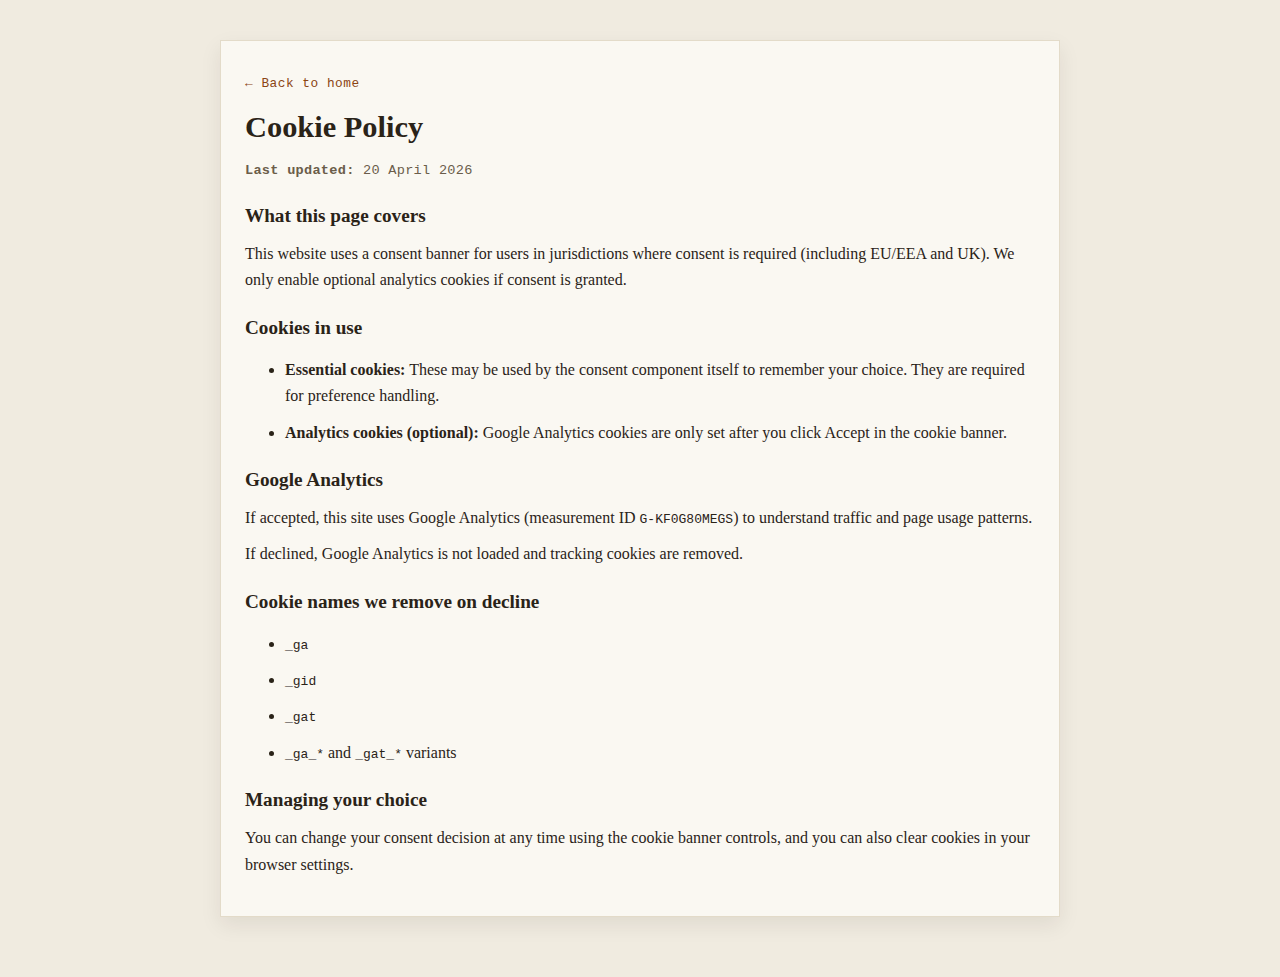
<file: policies/cookie-policy.html>
<!DOCTYPE html>
<html lang="en">
<head>
  <meta charset="UTF-8">
  <meta name="viewport" content="width=device-width, initial-scale=1.0">
  <title>Cookie Policy - Matt Visser</title>
  <style>
    :root {
      --bg: #f0ebe0;
      --text: #2a2318;
      --muted: #6b5d4a;
      --card: #faf8f2;
      --edge: #e3dbc9;
      --accent: #8b4513;
      --mono: "Courier New", monospace;
      --serif: Georgia, "Times New Roman", serif;
    }
    * { box-sizing: border-box; }
    body {
      margin: 0;
      background: var(--bg);
      color: var(--text);
      font-family: var(--serif);
      line-height: 1.65;
      padding: 40px 20px 60px;
    }
    main {
      max-width: 840px;
      margin: 0 auto;
      background: var(--card);
      border: 1px solid var(--edge);
      padding: 28px 24px;
      box-shadow: 0 8px 20px rgba(40, 28, 12, 0.08);
    }
    h1, h2 { margin: 0 0 12px; line-height: 1.3; }
    h1 { font-size: 1.9rem; }
    h2 { margin-top: 22px; font-size: 1.2rem; }
    p, li { margin: 0 0 10px; }
    .meta {
      color: var(--muted);
      font-family: var(--mono);
      font-size: 0.85rem;
      letter-spacing: 0.02em;
    }
    a { color: var(--accent); }
    .back {
      display: inline-block;
      margin-bottom: 14px;
      text-decoration: none;
      font-family: var(--mono);
      font-size: 0.8rem;
      letter-spacing: 0.04em;
    }
  </style>
</head>
<body>
  <main>
    <a class="back" href="/">← Back to home</a>
    <h1>Cookie Policy</h1>
    <p class="meta"><strong>Last updated:</strong> 20 April 2026</p>

    <h2>What this page covers</h2>
    <p>This website uses a consent banner for users in jurisdictions where consent is required (including EU/EEA and UK). We only enable optional analytics cookies if consent is granted.</p>

    <h2>Cookies in use</h2>
    <ul>
      <li><strong>Essential cookies:</strong> These may be used by the consent component itself to remember your choice. They are required for preference handling.</li>
      <li><strong>Analytics cookies (optional):</strong> Google Analytics cookies are only set after you click Accept in the cookie banner.</li>
    </ul>

    <h2>Google Analytics</h2>
    <p>If accepted, this site uses Google Analytics (measurement ID <code>G-KF0G80MEGS</code>) to understand traffic and page usage patterns.</p>
    <p>If declined, Google Analytics is not loaded and tracking cookies are removed.</p>

    <h2>Cookie names we remove on decline</h2>
    <ul>
      <li><code>_ga</code></li>
      <li><code>_gid</code></li>
      <li><code>_gat</code></li>
      <li><code>_ga_*</code> and <code>_gat_*</code> variants</li>
    </ul>

    <h2>Managing your choice</h2>
    <p>You can change your consent decision at any time using the cookie banner controls, and you can also clear cookies in your browser settings.</p>

  </main>
</body>
</html>
</file>
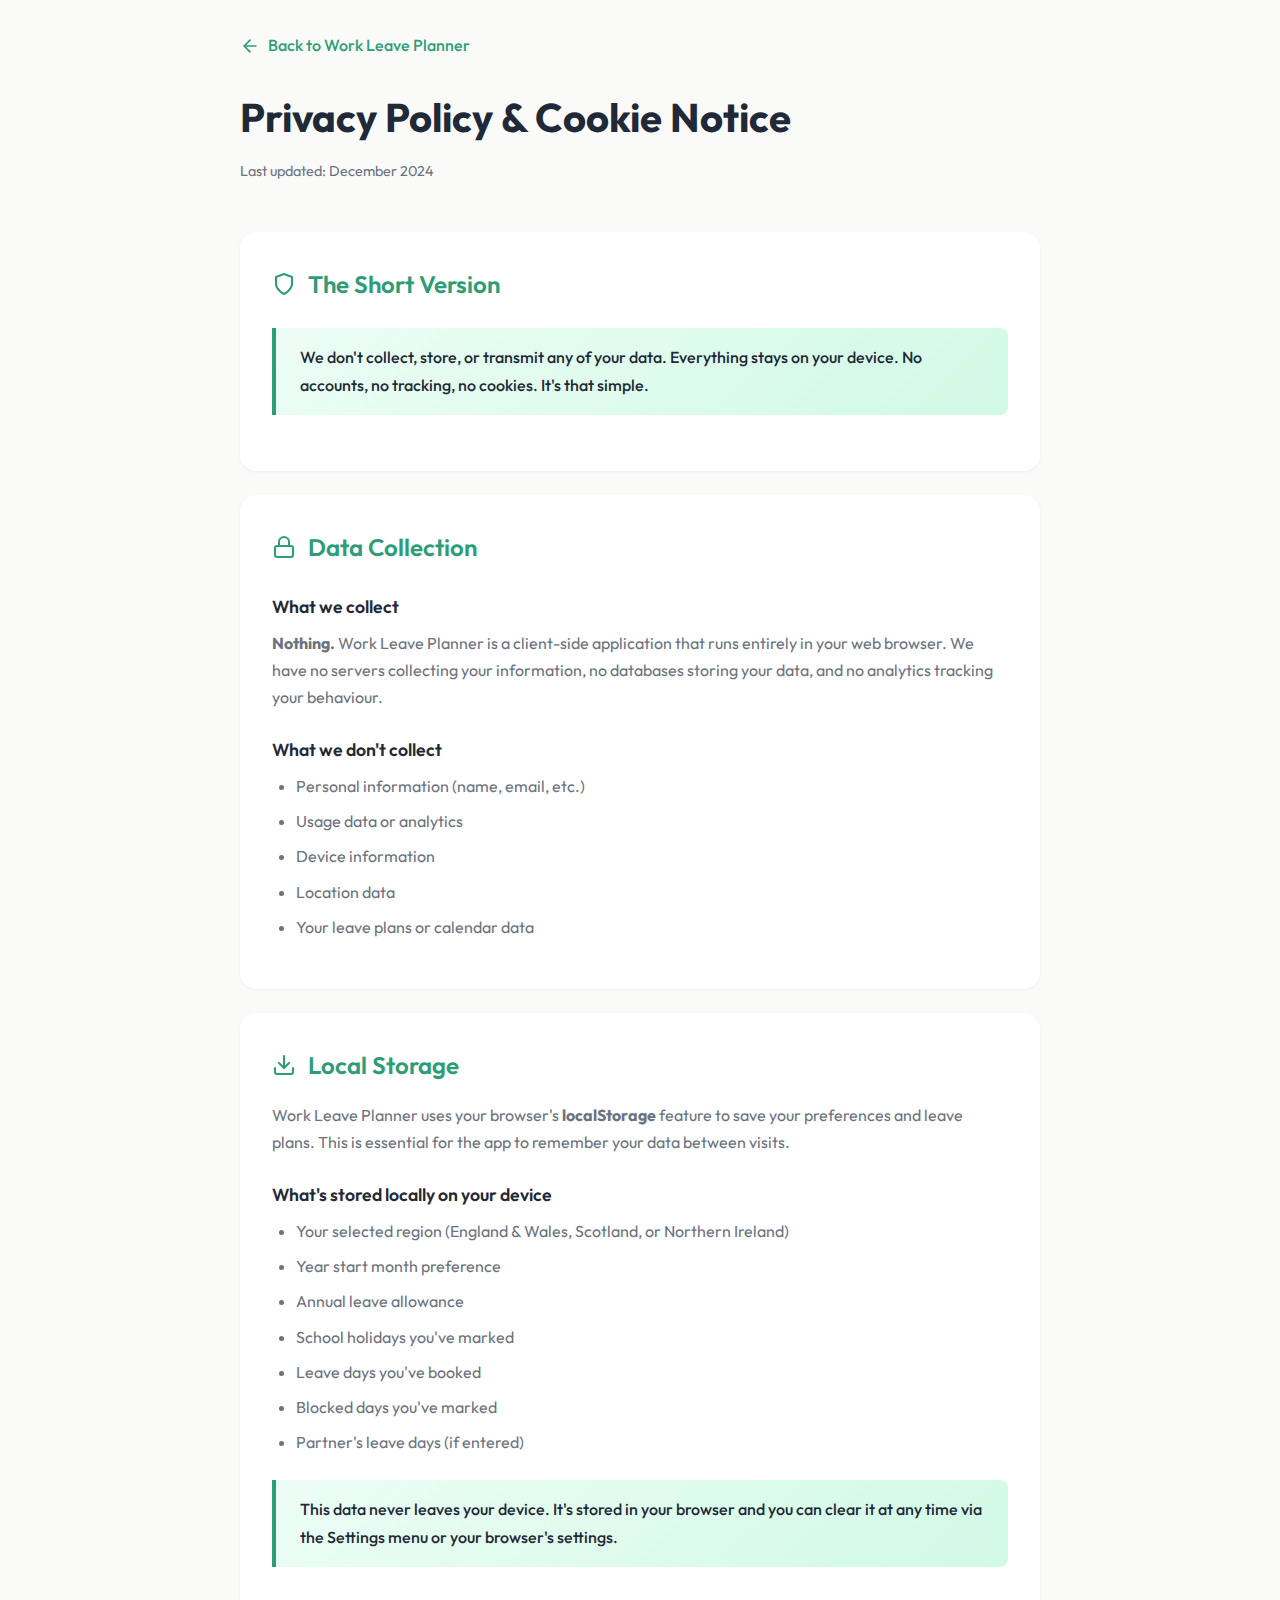
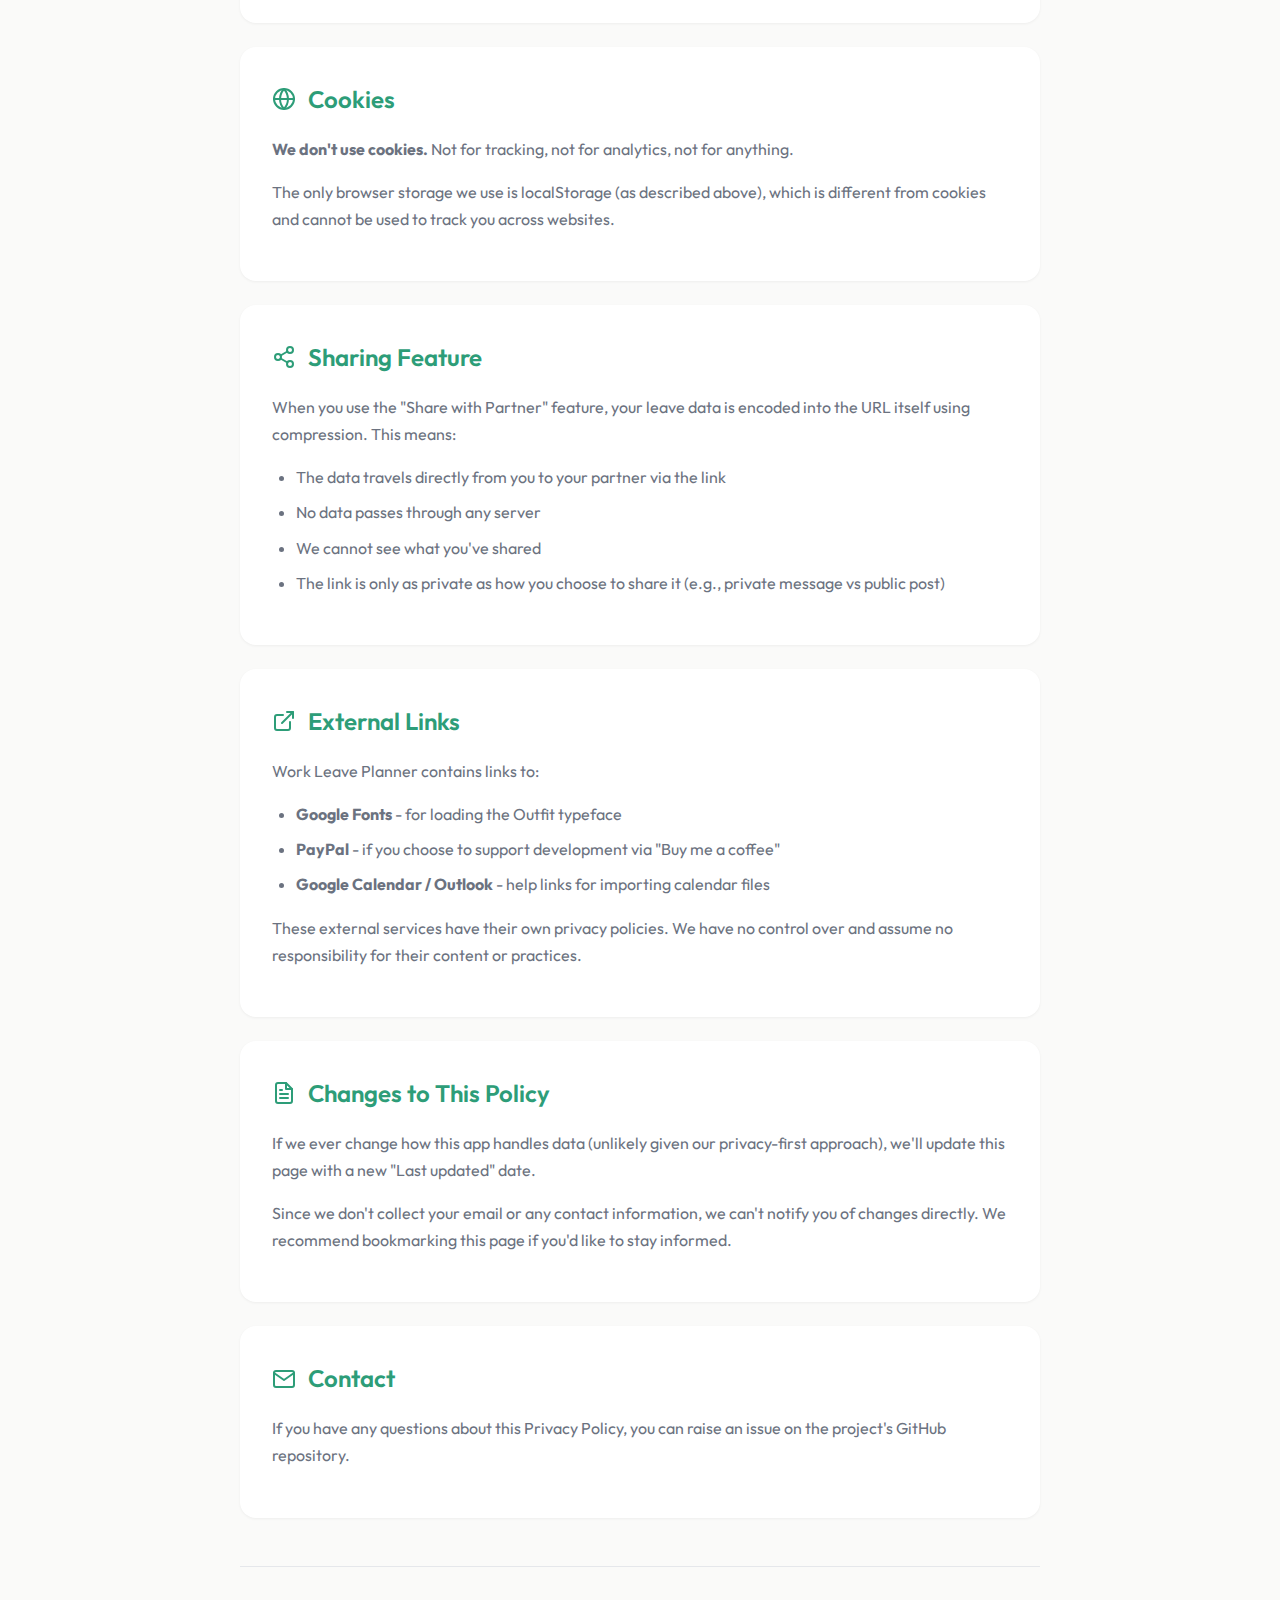
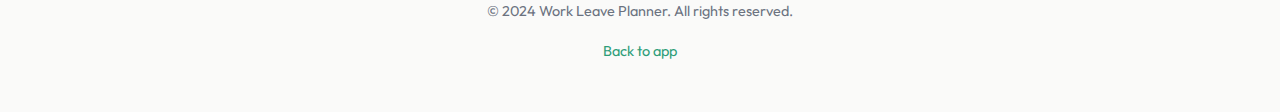
<file: work-holiday-planner/privacy.html>
<!DOCTYPE html>
<html lang="en">
<head>
    <meta charset="UTF-8">
    <meta name="viewport" content="width=device-width, initial-scale=1.0">
    <meta name="description" content="Privacy Policy and Cookie Notice for Work Leave Planner">
    <title>Privacy Policy - Work Leave Planner</title>
    
    <!-- Favicon -->
    <link rel="icon" type="image/svg+xml" href="favicon.svg">
    <link rel="apple-touch-icon" href="favicon.svg">
    <meta name="theme-color" content="#2D9D78">
    
    <!-- Fonts -->
    <link rel="preconnect" href="https://fonts.googleapis.com">
    <link rel="preconnect" href="https://fonts.gstatic.com" crossorigin>
    <link href="https://fonts.googleapis.com/css2?family=Outfit:wght@300;400;500;600;700&display=swap" rel="stylesheet">
    
    <style>
        :root {
            --color-primary: #2D9D78;
            --color-text: #1f2937;
            --color-text-secondary: #6b7280;
            --color-bg: #fafaf9;
            --color-card: #ffffff;
            --max-width: 800px;
        }
        
        * {
            margin: 0;
            padding: 0;
            box-sizing: border-box;
        }
        
        body {
            font-family: 'Outfit', -apple-system, BlinkMacSystemFont, sans-serif;
            background-color: var(--color-bg);
            color: var(--color-text);
            line-height: 1.7;
            padding: 2rem 1rem;
        }
        
        .container {
            max-width: var(--max-width);
            margin: 0 auto;
        }
        
        header {
            margin-bottom: 3rem;
        }
        
        .back-link {
            display: inline-flex;
            align-items: center;
            gap: 0.5rem;
            color: var(--color-primary);
            text-decoration: none;
            font-weight: 500;
            margin-bottom: 1.5rem;
        }
        
        .back-link:hover {
            text-decoration: underline;
        }
        
        h1 {
            font-size: 2.5rem;
            font-weight: 700;
            color: var(--color-text);
            margin-bottom: 0.5rem;
        }
        
        .last-updated {
            color: var(--color-text-secondary);
            font-size: 0.9rem;
        }
        
        .card {
            background: var(--color-card);
            border-radius: 1rem;
            padding: 2rem;
            margin-bottom: 1.5rem;
            box-shadow: 0 1px 3px rgba(0, 0, 0, 0.05);
        }
        
        h2 {
            font-size: 1.5rem;
            font-weight: 600;
            color: var(--color-primary);
            margin-bottom: 1rem;
            display: flex;
            align-items: center;
            gap: 0.75rem;
        }
        
        h2 svg {
            flex-shrink: 0;
        }
        
        h3 {
            font-size: 1.1rem;
            font-weight: 600;
            margin-top: 1.5rem;
            margin-bottom: 0.5rem;
        }
        
        p {
            margin-bottom: 1rem;
            color: var(--color-text-secondary);
        }
        
        ul {
            margin-bottom: 1rem;
            padding-left: 1.5rem;
            color: var(--color-text-secondary);
        }
        
        li {
            margin-bottom: 0.5rem;
        }
        
        .highlight-box {
            background: linear-gradient(135deg, #ecfdf5 0%, #d1fae5 100%);
            border-left: 4px solid var(--color-primary);
            padding: 1rem 1.5rem;
            border-radius: 0 0.5rem 0.5rem 0;
            margin: 1.5rem 0;
        }
        
        .highlight-box p {
            margin: 0;
            color: var(--color-text);
            font-weight: 500;
        }
        
        .emoji {
            font-size: 1.5rem;
        }
        
        footer {
            text-align: center;
            margin-top: 3rem;
            padding-top: 2rem;
            border-top: 1px solid #e5e7eb;
            color: var(--color-text-secondary);
            font-size: 0.9rem;
        }
        
        footer a {
            color: var(--color-primary);
            text-decoration: none;
        }
        
        footer a:hover {
            text-decoration: underline;
        }
    </style>
</head>
<body>
    <div class="container">
        <header>
            <a href="index.html" class="back-link">
                <svg xmlns="http://www.w3.org/2000/svg" width="20" height="20" viewBox="0 0 24 24" fill="none" stroke="currentColor" stroke-width="2" stroke-linecap="round" stroke-linejoin="round">
                    <line x1="19" y1="12" x2="5" y2="12"></line>
                    <polyline points="12 19 5 12 12 5"></polyline>
                </svg>
                Back to Work Leave Planner
            </a>
            <h1>Privacy Policy & Cookie Notice</h1>
            <p class="last-updated">Last updated: December 2024</p>
        </header>
        
        <main>
            <div class="card">
                <h2>
                    <svg xmlns="http://www.w3.org/2000/svg" width="24" height="24" viewBox="0 0 24 24" fill="none" stroke="currentColor" stroke-width="2" stroke-linecap="round" stroke-linejoin="round">
                        <path d="M12 22s8-4 8-10V5l-8-3-8 3v7c0 6 8 10 8 10z"></path>
                    </svg>
                    The Short Version
                </h2>
                
                <div class="highlight-box">
                    <p>We don't collect, store, or transmit any of your data. Everything stays on your device. No accounts, no tracking, no cookies. It's that simple.</p>
                </div>
            </div>
            
            <div class="card">
                <h2>
                    <svg xmlns="http://www.w3.org/2000/svg" width="24" height="24" viewBox="0 0 24 24" fill="none" stroke="currentColor" stroke-width="2" stroke-linecap="round" stroke-linejoin="round">
                        <rect x="3" y="11" width="18" height="11" rx="2" ry="2"></rect>
                        <path d="M7 11V7a5 5 0 0 1 10 0v4"></path>
                    </svg>
                    Data Collection
                </h2>
                
                <h3>What we collect</h3>
                <p><strong>Nothing.</strong> Work Leave Planner is a client-side application that runs entirely in your web browser. We have no servers collecting your information, no databases storing your data, and no analytics tracking your behaviour.</p>
                
                <h3>What we don't collect</h3>
                <ul>
                    <li>Personal information (name, email, etc.)</li>
                    <li>Usage data or analytics</li>
                    <li>Device information</li>
                    <li>Location data</li>
                    <li>Your leave plans or calendar data</li>
                </ul>
            </div>
            
            <div class="card">
                <h2>
                    <svg xmlns="http://www.w3.org/2000/svg" width="24" height="24" viewBox="0 0 24 24" fill="none" stroke="currentColor" stroke-width="2" stroke-linecap="round" stroke-linejoin="round">
                        <path d="M21 15v4a2 2 0 0 1-2 2H5a2 2 0 0 1-2-2v-4"></path>
                        <polyline points="7 10 12 15 17 10"></polyline>
                        <line x1="12" y1="15" x2="12" y2="3"></line>
                    </svg>
                    Local Storage
                </h2>
                
                <p>Work Leave Planner uses your browser's <strong>localStorage</strong> feature to save your preferences and leave plans. This is essential for the app to remember your data between visits.</p>
                
                <h3>What's stored locally on your device</h3>
                <ul>
                    <li>Your selected region (England & Wales, Scotland, or Northern Ireland)</li>
                    <li>Year start month preference</li>
                    <li>Annual leave allowance</li>
                    <li>School holidays you've marked</li>
                    <li>Leave days you've booked</li>
                    <li>Blocked days you've marked</li>
                    <li>Partner's leave days (if entered)</li>
                </ul>
                
                <div class="highlight-box">
                    <p>This data never leaves your device. It's stored in your browser and you can clear it at any time via the Settings menu or your browser's settings.</p>
                </div>
            </div>
            
            <div class="card">
                <h2>
                    <svg xmlns="http://www.w3.org/2000/svg" width="24" height="24" viewBox="0 0 24 24" fill="none" stroke="currentColor" stroke-width="2" stroke-linecap="round" stroke-linejoin="round">
                        <circle cx="12" cy="12" r="10"></circle>
                        <line x1="2" y1="12" x2="22" y2="12"></line>
                        <path d="M12 2a15.3 15.3 0 0 1 4 10 15.3 15.3 0 0 1-4 10 15.3 15.3 0 0 1-4-10 15.3 15.3 0 0 1 4-10z"></path>
                    </svg>
                    Cookies
                </h2>
                
                <p><strong>We don't use cookies.</strong> Not for tracking, not for analytics, not for anything.</p>
                
                <p>The only browser storage we use is localStorage (as described above), which is different from cookies and cannot be used to track you across websites.</p>
            </div>
            
            <div class="card">
                <h2>
                    <svg xmlns="http://www.w3.org/2000/svg" width="24" height="24" viewBox="0 0 24 24" fill="none" stroke="currentColor" stroke-width="2" stroke-linecap="round" stroke-linejoin="round">
                        <circle cx="18" cy="5" r="3"></circle>
                        <circle cx="6" cy="12" r="3"></circle>
                        <circle cx="18" cy="19" r="3"></circle>
                        <line x1="8.59" y1="13.51" x2="15.42" y2="17.49"></line>
                        <line x1="15.41" y1="6.51" x2="8.59" y2="10.49"></line>
                    </svg>
                    Sharing Feature
                </h2>
                
                <p>When you use the "Share with Partner" feature, your leave data is encoded into the URL itself using compression. This means:</p>
                
                <ul>
                    <li>The data travels directly from you to your partner via the link</li>
                    <li>No data passes through any server</li>
                    <li>We cannot see what you've shared</li>
                    <li>The link is only as private as how you choose to share it (e.g., private message vs public post)</li>
                </ul>
            </div>
            
            <div class="card">
                <h2>
                    <svg xmlns="http://www.w3.org/2000/svg" width="24" height="24" viewBox="0 0 24 24" fill="none" stroke="currentColor" stroke-width="2" stroke-linecap="round" stroke-linejoin="round">
                        <path d="M18 13v6a2 2 0 0 1-2 2H5a2 2 0 0 1-2-2V8a2 2 0 0 1 2-2h6"></path>
                        <polyline points="15 3 21 3 21 9"></polyline>
                        <line x1="10" y1="14" x2="21" y2="3"></line>
                    </svg>
                    External Links
                </h2>
                
                <p>Work Leave Planner contains links to:</p>
                
                <ul>
                    <li><strong>Google Fonts</strong> - for loading the Outfit typeface</li>
                    <li><strong>PayPal</strong> - if you choose to support development via "Buy me a coffee"</li>
                    <li><strong>Google Calendar / Outlook</strong> - help links for importing calendar files</li>
                </ul>
                
                <p>These external services have their own privacy policies. We have no control over and assume no responsibility for their content or practices.</p>
            </div>
            
            <div class="card">
                <h2>
                    <svg xmlns="http://www.w3.org/2000/svg" width="24" height="24" viewBox="0 0 24 24" fill="none" stroke="currentColor" stroke-width="2" stroke-linecap="round" stroke-linejoin="round">
                        <path d="M14 2H6a2 2 0 0 0-2 2v16a2 2 0 0 0 2 2h12a2 2 0 0 0 2-2V8z"></path>
                        <polyline points="14 2 14 8 20 8"></polyline>
                        <line x1="16" y1="13" x2="8" y2="13"></line>
                        <line x1="16" y1="17" x2="8" y2="17"></line>
                        <polyline points="10 9 9 9 8 9"></polyline>
                    </svg>
                    Changes to This Policy
                </h2>
                
                <p>If we ever change how this app handles data (unlikely given our privacy-first approach), we'll update this page with a new "Last updated" date.</p>
                
                <p>Since we don't collect your email or any contact information, we can't notify you of changes directly. We recommend bookmarking this page if you'd like to stay informed.</p>
            </div>
            
            <div class="card">
                <h2>
                    <svg xmlns="http://www.w3.org/2000/svg" width="24" height="24" viewBox="0 0 24 24" fill="none" stroke="currentColor" stroke-width="2" stroke-linecap="round" stroke-linejoin="round">
                        <path d="M4 4h16c1.1 0 2 .9 2 2v12c0 1.1-.9 2-2 2H4c-1.1 0-2-.9-2-2V6c0-1.1.9-2 2-2z"></path>
                        <polyline points="22,6 12,13 2,6"></polyline>
                    </svg>
                    Contact
                </h2>
                
                <p>If you have any questions about this Privacy Policy, you can raise an issue on the project's GitHub repository.</p>
            </div>
        </main>
        
        <footer>
            <p>&copy; 2024 Work Leave Planner. All rights reserved.</p>
            <p><a href="index.html">Back to app</a></p>
        </footer>
    </div>
</body>
</html>
</file>
